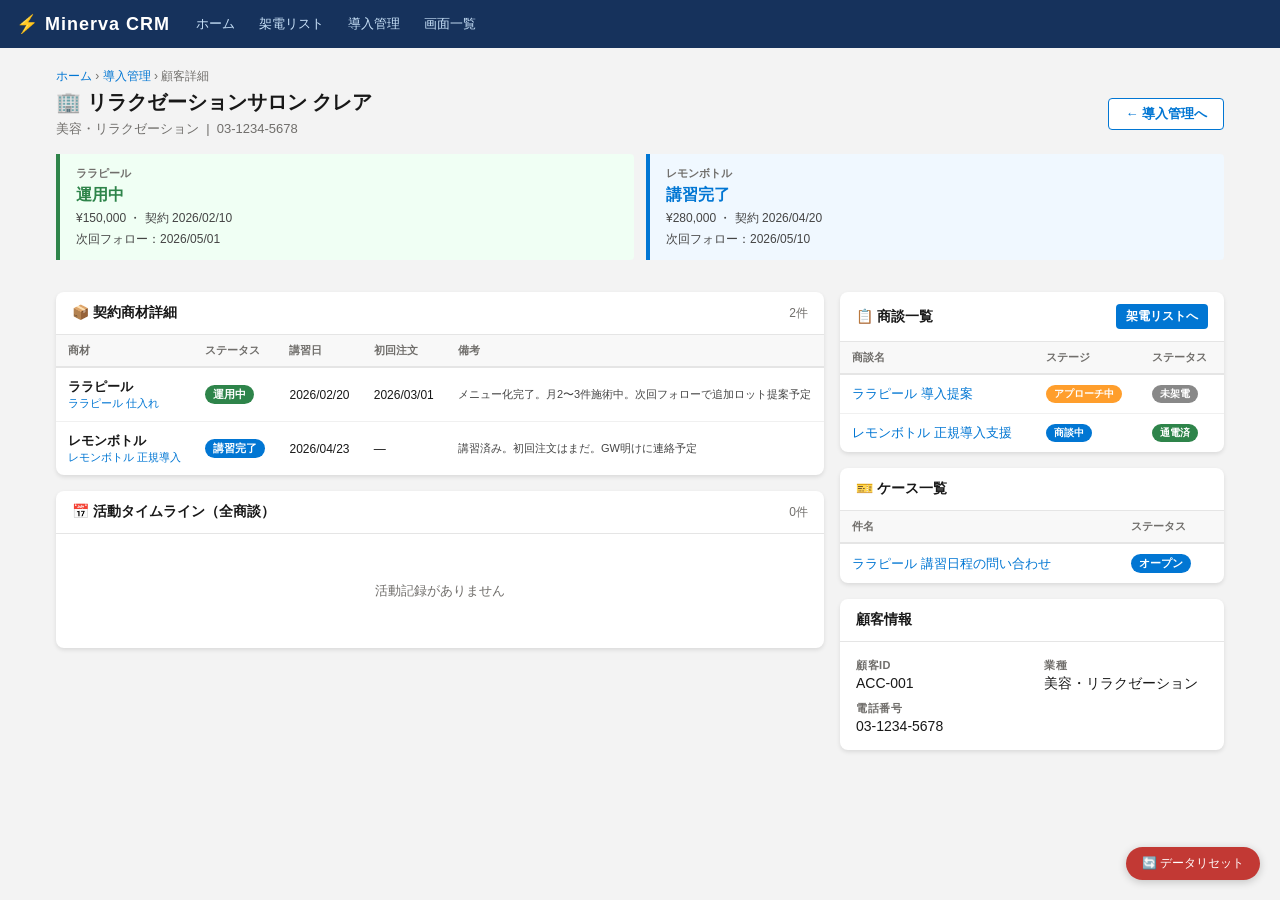
<file: demo/account.html>
<!DOCTYPE html>
<html lang="ja">
<head>
  <meta charset="UTF-8">
  <title>Minerva Demo - 顧客詳細</title>
  <link rel="stylesheet" href="style.css">
</head>
<body>
<header class="sf-header">
  <a href="index.html" class="logo">⚡ Minerva CRM</a>
  <nav>
    <a href="index.html">ホーム</a>
    <a href="leads.html">架電リスト</a>
    <a href="contracts.html">導入管理</a>
    <a href="screen_list.html">画面一覧</a>
  </nav>
</header>

<div class="sf-page">
  <div class="breadcrumb"><a href="index.html">ホーム</a> &rsaquo; <a href="contracts.html">導入管理</a> &rsaquo; 顧客詳細</div>
  <div id="main-content"></div>
</div>

<button class="reset-btn" onclick="resetData(); location.href='index.html';">🔄 データリセット</button>

<script src="data.js"></script>
<script>
  const params = new URLSearchParams(location.search);
  const accountId = params.get('id') || 'ACC-001';

  const data = getData();
  const acc = getAccount(accountId);
  const contracts = getContractsForAccount(accountId);
  const opportunities = getOpportunitiesForAccount(accountId);
  const cases = getCasesForAccount(accountId);
  const activities = data.activities.filter(a => a.accountId === accountId);

  const statusClass = { 'オープン': 'case-open', '対応中': 'case-inprog', 'クローズ': 'case-closed' };

  document.getElementById('main-content').innerHTML = `
    <div class="page-header">
      <div>
        <div class="page-title">🏢 ${acc.name}</div>
        <div style="font-size:13px;color:#706e6b;margin-top:4px">${acc.industry} &nbsp;|&nbsp; ${acc.phone}</div>
      </div>
      <a href="contracts.html" class="btn btn-secondary">← 導入管理へ</a>
    </div>

    <!-- 契約商材 ハイライト -->
    <div style="display:grid;grid-template-columns:repeat(${Math.max(contracts.length, 1)},1fr);gap:12px;margin-bottom:16px">
      ${contracts.length === 0
        ? `<div class="highlight-box" style="border-left-color:#888;background:#f8f8f8">
             <div class="label">契約商材</div>
             <div class="value" style="font-size:14px;color:#888">契約なし</div>
           </div>`
        : contracts.map(c => `
          <div class="highlight-box"
               style="border-left-color:${contractStatusColor(c.status)};background:${
                 c.status === 'フォロー要' ? '#fff5f5' :
                 c.status === '運用中'     ? '#f0fff4' : '#f0f8ff'}">
            <div class="label">${c.product}</div>
            <div class="value" style="font-size:16px;color:${contractStatusColor(c.status)}">${c.status}</div>
            <div class="sub">¥${c.amount.toLocaleString()} ・ 契約 ${formatDateOnly(c.contractDate)}</div>
            <div class="sub" style="margin-top:4px">次回フォロー：${formatDateOnly(c.nextFollowAt)}</div>
          </div>`).join('')
      }
    </div>

    <div class="two-col">
      <div>
        <!-- 契約商材詳細テーブル -->
        <div class="sf-card">
          <div class="sf-card-header">
            <span class="sf-card-title">📦 契約商材詳細</span>
            <span style="font-size:12px;color:#706e6b">${contracts.length}件</span>
          </div>
          <div class="sf-card-body" style="padding:0">
            ${contracts.length === 0
              ? '<div class="empty-state">契約商材なし</div>'
              : `<table class="sf-table">
                  <thead>
                    <tr><th>商材</th><th>ステータス</th><th>講習日</th><th>初回注文</th><th>備考</th></tr>
                  </thead>
                  <tbody>
                    ${contracts.map(c => `
                      <tr>
                        <td>
                          <div style="font-weight:600">${c.product}</div>
                          <div style="font-size:11px;color:#0176d3">${c.keyword}</div>
                        </td>
                        <td><span class="badge" style="background:${contractStatusColor(c.status)}">${c.status}</span></td>
                        <td style="font-size:12px">${c.lectureDate ? formatDateOnly(c.lectureDate) : '<span style="color:#c23934">未実施</span>'}</td>
                        <td style="font-size:12px">${c.firstOrderDate ? formatDateOnly(c.firstOrderDate) : '—'}</td>
                        <td style="font-size:11px;color:#444">${c.note}</td>
                      </tr>`).join('')}
                  </tbody>
                </table>`
            }
          </div>
        </div>

        <!-- 活動タイムライン -->
        <div class="sf-card">
          <div class="sf-card-header">
            <span class="sf-card-title">📅 活動タイムライン（全商談）</span>
            <span style="font-size:12px;color:#706e6b">${activities.length}件</span>
          </div>
          <div class="sf-card-body">
            ${activities.length === 0
              ? '<div class="empty-state">活動記録がありません</div>'
              : `<ul class="timeline">
                  ${activities.map(a => {
                    const opp = data.opportunities.find(o => o.id === a.opportunityId);
                    const icon = { '不通': '📵', '通電': '📞', 'いま忙しい': '⏰', '折り返し依頼': '🔄', 'アポ獲得': '🎯' }[a.callResult] || '📞';
                    return `<li class="timeline-item">
                      <div class="timeline-icon">${icon}</div>
                      <div class="timeline-content">
                        <div class="timeline-title">${a.callResult}</div>
                        <div class="timeline-meta">
                          ${formatDate(a.createdAt)} &nbsp;|&nbsp;
                          <a href="opportunity.html?id=${a.opportunityId}">${opp ? opp.name : a.opportunityId}</a>
                        </div>
                        ${a.memo ? `<div class="timeline-memo">${a.memo}</div>` : ''}
                      </div>
                    </li>`;
                  }).join('')}
                </ul>`
            }
          </div>
        </div>
      </div>

      <div>
        <!-- 商談一覧 -->
        <div class="sf-card">
          <div class="sf-card-header">
            <span class="sf-card-title">📋 商談一覧</span>
            <a href="leads.html" class="btn btn-primary btn-sm">架電リストへ</a>
          </div>
          <div class="sf-card-body" style="padding:0">
            ${opportunities.length === 0
              ? '<div class="empty-state">商談なし</div>'
              : `<table class="sf-table">
                  <thead><tr><th>商談名</th><th>ステージ</th><th>ステータス</th></tr></thead>
                  <tbody>
                    ${opportunities.map(o => `
                      <tr>
                        <td><a href="opportunity.html?id=${o.id}">${o.name}</a></td>
                        <td><span class="badge" style="background:${stageColor(o.stage)};font-size:10px">${o.stage}</span></td>
                        <td><span class="badge" style="background:${callStatusBadge(o.callStatus)};font-size:10px">${o.callStatus}</span></td>
                      </tr>`).join('')}
                  </tbody>
                </table>`
            }
          </div>
        </div>

        <!-- ケース一覧 -->
        <div class="sf-card">
          <div class="sf-card-header"><span class="sf-card-title">🎫 ケース一覧</span></div>
          <div class="sf-card-body" style="padding:0">
            ${cases.length === 0
              ? '<div class="empty-state">ケースなし</div>'
              : `<table class="sf-table">
                  <thead><tr><th>件名</th><th>ステータス</th></tr></thead>
                  <tbody>
                    ${cases.map(c => `
                      <tr>
                        <td><a href="case.html?id=${c.id}">${c.subject}</a></td>
                        <td><span class="badge ${statusClass[c.status] || ''}">${c.status}</span></td>
                      </tr>`).join('')}
                  </tbody>
                </table>`
            }
          </div>
        </div>

        <!-- 顧客基本情報 -->
        <div class="sf-card">
          <div class="sf-card-header"><span class="sf-card-title">顧客情報</span></div>
          <div class="sf-card-body">
            <div class="detail-grid">
              <div class="detail-item"><label>顧客ID</label><span>${acc.id}</span></div>
              <div class="detail-item"><label>業種</label><span>${acc.industry}</span></div>
              <div class="detail-item" style="grid-column:1/-1"><label>電話番号</label><span>${acc.phone}</span></div>
            </div>
          </div>
        </div>
      </div>
    </div>
  `;
</script>
</body>
</html>
</file>
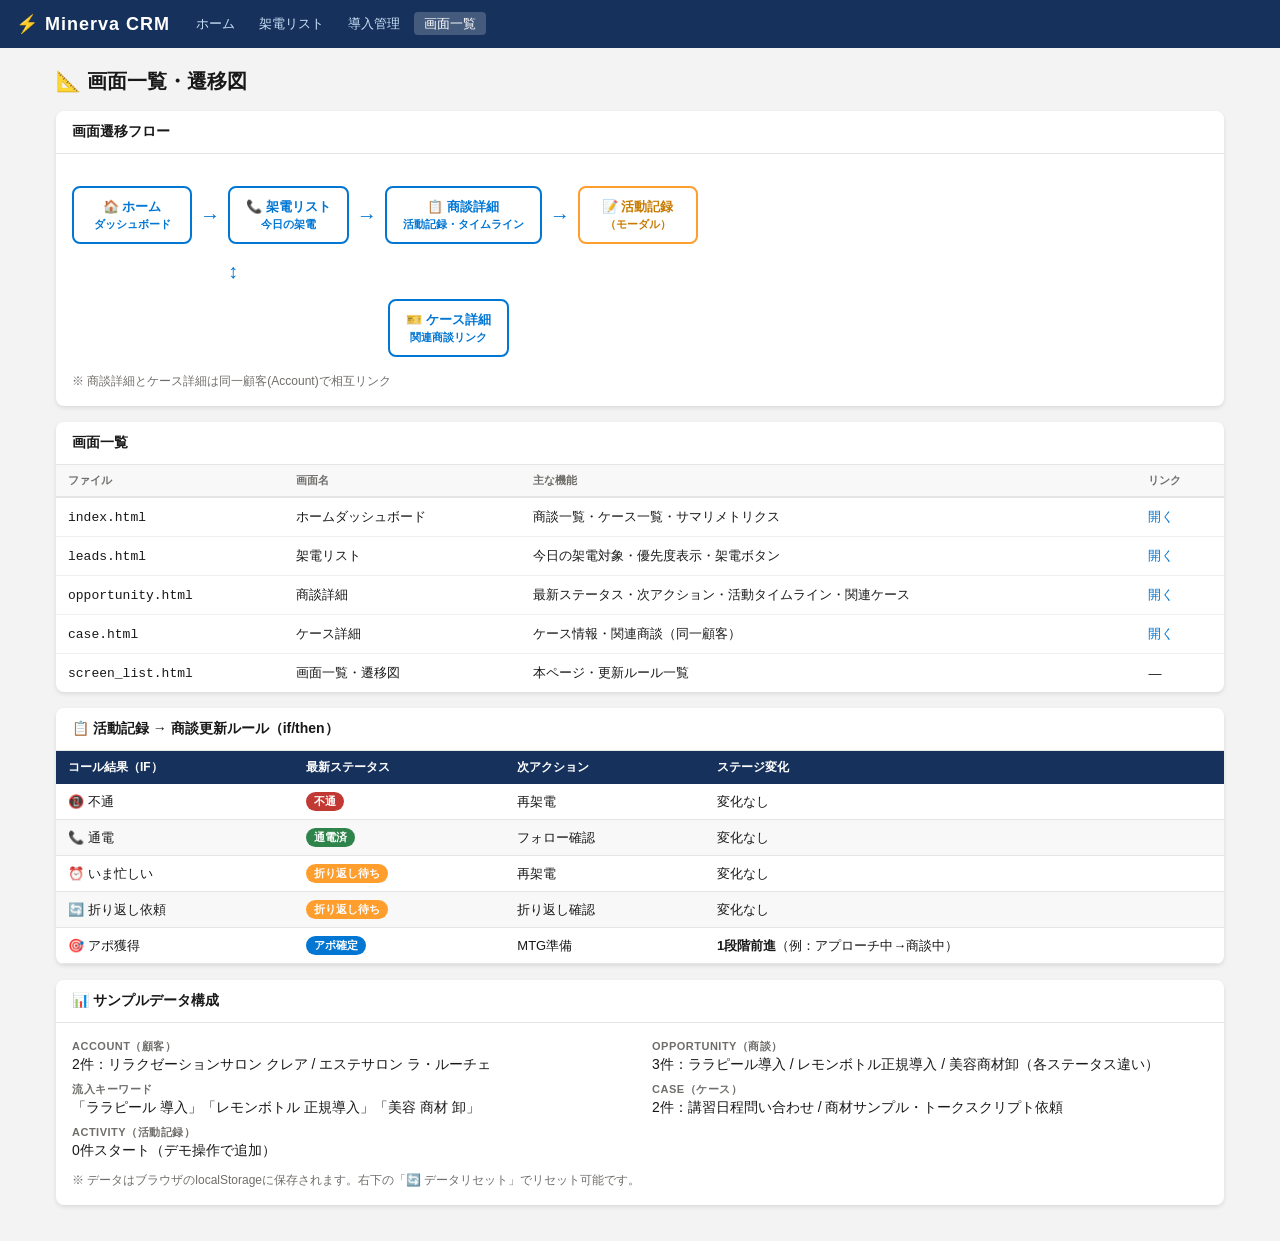
<file: demo/screen_list.html>
<!DOCTYPE html>
<html lang="ja">
<head>
  <meta charset="UTF-8">
  <title>Minerva Demo - 画面一覧</title>
  <link rel="stylesheet" href="style.css">
  <style>
    .flow-diagram { display: flex; align-items: center; gap: 8px; flex-wrap: wrap; margin: 16px 0; }
    .flow-box { background: #fff; border: 2px solid #0176d3; border-radius: 8px; padding: 10px 16px; text-align: center; font-size: 13px; font-weight: 600; min-width: 120px; }
    .flow-box a { color: #0176d3; text-decoration: none; }
    .flow-arrow { font-size: 20px; color: #0176d3; }
    .rule-table { width: 100%; border-collapse: collapse; }
    .rule-table th { background: #16325c; color: #fff; padding: 8px 12px; text-align: left; font-size: 12px; }
    .rule-table td { padding: 8px 12px; border-bottom: 1px solid #e5e5e5; font-size: 13px; }
    .rule-table tr:nth-child(even) td { background: #f8f8f8; }
  </style>
</head>
<body>
<header class="sf-header">
  <a href="index.html" class="logo">⚡ Minerva CRM</a>
  <nav>
    <a href="index.html">ホーム</a>
    <a href="leads.html">架電リスト</a>
    <a href="contracts.html">導入管理</a>
    <a href="screen_list.html" class="active">画面一覧</a>
  </nav>
</header>

<div class="sf-page">
  <div class="page-header">
    <div class="page-title">📐 画面一覧・遷移図</div>
  </div>

  <!-- 遷移フロー -->
  <div class="sf-card">
    <div class="sf-card-header"><span class="sf-card-title">画面遷移フロー</span></div>
    <div class="sf-card-body">
      <div class="flow-diagram">
        <div class="flow-box"><a href="index.html">🏠 ホーム<br><small>ダッシュボード</small></a></div>
        <div class="flow-arrow">→</div>
        <div class="flow-box"><a href="leads.html">📞 架電リスト<br><small>今日の架電</small></a></div>
        <div class="flow-arrow">→</div>
        <div class="flow-box"><a href="opportunity.html?id=OPP-001">📋 商談詳細<br><small>活動記録・タイムライン</small></a></div>
        <div class="flow-arrow">→</div>
        <div class="flow-box" style="border-color:#ff9e2c">
          <span style="color:#c77b00">📝 活動記録<br><small>（モーダル）</small></span>
        </div>
      </div>
      <div class="flow-diagram" style="margin-top:8px">
        <div style="width:120px"></div>
        <div class="flow-arrow" style="visibility:hidden">→</div>
        <div class="flow-arrow">↕</div>
      </div>
      <div class="flow-diagram">
        <div style="width:280px"></div>
        <div class="flow-arrow" style="visibility:hidden">→</div>
        <div class="flow-box"><a href="case.html?id=CASE-001">🎫 ケース詳細<br><small>関連商談リンク</small></a></div>
      </div>
      <p style="font-size:12px;color:#706e6b;margin-top:8px">※ 商談詳細とケース詳細は同一顧客(Account)で相互リンク</p>
    </div>
  </div>

  <!-- 画面一覧 -->
  <div class="sf-card">
    <div class="sf-card-header"><span class="sf-card-title">画面一覧</span></div>
    <div class="sf-card-body" style="padding:0">
      <table class="sf-table">
        <thead>
          <tr><th>ファイル</th><th>画面名</th><th>主な機能</th><th>リンク</th></tr>
        </thead>
        <tbody>
          <tr>
            <td><code>index.html</code></td>
            <td>ホームダッシュボード</td>
            <td>商談一覧・ケース一覧・サマリメトリクス</td>
            <td><a href="index.html">開く</a></td>
          </tr>
          <tr>
            <td><code>leads.html</code></td>
            <td>架電リスト</td>
            <td>今日の架電対象・優先度表示・架電ボタン</td>
            <td><a href="leads.html">開く</a></td>
          </tr>
          <tr>
            <td><code>opportunity.html</code></td>
            <td>商談詳細</td>
            <td>最新ステータス・次アクション・活動タイムライン・関連ケース</td>
            <td><a href="opportunity.html?id=OPP-001">開く</a></td>
          </tr>
          <tr>
            <td><code>case.html</code></td>
            <td>ケース詳細</td>
            <td>ケース情報・関連商談（同一顧客）</td>
            <td><a href="case.html?id=CASE-001">開く</a></td>
          </tr>
          <tr>
            <td><code>screen_list.html</code></td>
            <td>画面一覧・遷移図</td>
            <td>本ページ・更新ルール一覧</td>
            <td>—</td>
          </tr>
        </tbody>
      </table>
    </div>
  </div>

  <!-- 更新ルール -->
  <div class="sf-card">
    <div class="sf-card-header"><span class="sf-card-title">📋 活動記録 → 商談更新ルール（if/then）</span></div>
    <div class="sf-card-body" style="padding:0">
      <table class="rule-table">
        <thead>
          <tr>
            <th>コール結果（IF）</th>
            <th>最新ステータス</th>
            <th>次アクション</th>
            <th>ステージ変化</th>
          </tr>
        </thead>
        <tbody>
          <tr>
            <td>📵 不通</td>
            <td><span class="badge" style="background:#c23934">不通</span></td>
            <td>再架電</td>
            <td>変化なし</td>
          </tr>
          <tr>
            <td>📞 通電</td>
            <td><span class="badge" style="background:#2e844a">通電済</span></td>
            <td>フォロー確認</td>
            <td>変化なし</td>
          </tr>
          <tr>
            <td>⏰ いま忙しい</td>
            <td><span class="badge" style="background:#ff9e2c">折り返し待ち</span></td>
            <td>再架電</td>
            <td>変化なし</td>
          </tr>
          <tr>
            <td>🔄 折り返し依頼</td>
            <td><span class="badge" style="background:#ff9e2c">折り返し待ち</span></td>
            <td>折り返し確認</td>
            <td>変化なし</td>
          </tr>
          <tr>
            <td>🎯 アポ獲得</td>
            <td><span class="badge" style="background:#0176d3">アポ確定</span></td>
            <td>MTG準備</td>
            <td><strong>1段階前進</strong>（例：アプローチ中→商談中）</td>
          </tr>
        </tbody>
      </table>
    </div>
  </div>

  <!-- サンプルデータ -->
  <div class="sf-card">
    <div class="sf-card-header"><span class="sf-card-title">📊 サンプルデータ構成</span></div>
    <div class="sf-card-body">
      <div class="detail-grid">
        <div class="detail-item"><label>Account（顧客）</label><span>2件：リラクゼーションサロン クレア / エステサロン ラ・ルーチェ</span></div>
        <div class="detail-item"><label>Opportunity（商談）</label><span>3件：ララピール導入 / レモンボトル正規導入 / 美容商材卸（各ステータス違い）</span></div>
        <div class="detail-item"><label>流入キーワード</label><span>「ララピール 導入」「レモンボトル 正規導入」「美容 商材 卸」</span></div>
        <div class="detail-item"><label>Case（ケース）</label><span>2件：講習日程問い合わせ / 商材サンプル・トークスクリプト依頼</span></div>
        <div class="detail-item"><label>Activity（活動記録）</label><span>0件スタート（デモ操作で追加）</span></div>
      </div>
      <div style="margin-top:12px;font-size:12px;color:#706e6b">
        ※ データはブラウザのlocalStorageに保存されます。右下の「🔄 データリセット」でリセット可能です。
      </div>
    </div>
  </div>
</div>
</body>
</html>
</file>
<file: demo/style.css>
* { box-sizing: border-box; margin: 0; padding: 0; }

body {
  font-family: 'Salesforce Sans', Arial, sans-serif;
  background: #f3f3f3;
  color: #181818;
  font-size: 14px;
}

/* ---- Header ---- */
.sf-header {
  background: #16325c;
  color: #fff;
  padding: 0 16px;
  height: 48px;
  display: flex;
  align-items: center;
  gap: 16px;
  position: sticky;
  top: 0;
  z-index: 100;
}

.sf-header .logo {
  font-size: 18px;
  font-weight: 700;
  color: #fff;
  text-decoration: none;
  letter-spacing: 1px;
}

.sf-header nav a {
  color: #c9e2f9;
  text-decoration: none;
  font-size: 13px;
  padding: 4px 10px;
  border-radius: 4px;
  transition: background 0.15s;
}

.sf-header nav a:hover { background: rgba(255,255,255,0.15); color: #fff; }
.sf-header nav a.active { background: rgba(255,255,255,0.2); color: #fff; }

/* ---- Page Layout ---- */
.sf-page {
  max-width: 1200px;
  margin: 0 auto;
  padding: 20px 16px;
}

.page-header {
  display: flex;
  align-items: center;
  justify-content: space-between;
  margin-bottom: 16px;
}

.page-title {
  font-size: 20px;
  font-weight: 700;
  color: #181818;
}

.breadcrumb {
  font-size: 12px;
  color: #706e6b;
  margin-bottom: 4px;
}

.breadcrumb a { color: #0176d3; text-decoration: none; }
.breadcrumb a:hover { text-decoration: underline; }

/* ---- Card ---- */
.sf-card {
  background: #fff;
  border-radius: 8px;
  box-shadow: 0 2px 4px rgba(0,0,0,0.1);
  margin-bottom: 16px;
  overflow: hidden;
}

.sf-card-header {
  padding: 12px 16px;
  border-bottom: 1px solid #e5e5e5;
  display: flex;
  align-items: center;
  justify-content: space-between;
}

.sf-card-title {
  font-size: 14px;
  font-weight: 600;
  color: #181818;
}

.sf-card-body { padding: 16px; }

/* ---- Detail Layout (2-col) ---- */
.detail-grid {
  display: grid;
  grid-template-columns: 1fr 1fr;
  gap: 8px 24px;
}

.detail-item label {
  display: block;
  font-size: 11px;
  color: #706e6b;
  margin-bottom: 2px;
  font-weight: 600;
  text-transform: uppercase;
  letter-spacing: 0.5px;
}

.detail-item span {
  font-size: 14px;
  color: #181818;
}

/* ---- Table ---- */
.sf-table {
  width: 100%;
  border-collapse: collapse;
}

.sf-table th {
  text-align: left;
  padding: 8px 12px;
  font-size: 11px;
  font-weight: 600;
  color: #706e6b;
  text-transform: uppercase;
  border-bottom: 2px solid #e5e5e5;
  background: #f8f8f8;
}

.sf-table td {
  padding: 10px 12px;
  border-bottom: 1px solid #f0f0f0;
  font-size: 13px;
}

.sf-table tr:last-child td { border-bottom: none; }
.sf-table tr:hover td { background: #f8f8f8; }

.sf-table a { color: #0176d3; text-decoration: none; }
.sf-table a:hover { text-decoration: underline; }

/* ---- Badges ---- */
.badge {
  display: inline-block;
  padding: 2px 8px;
  border-radius: 12px;
  font-size: 11px;
  font-weight: 600;
  color: #fff;
}

.priority-high { background: #c23934; }
.priority-mid  { background: #ff9e2c; }
.priority-low  { background: #2e844a; }

.case-open    { background: #0176d3; }
.case-inprog  { background: #ff9e2c; }
.case-closed  { background: #888; }

/* ---- Buttons ---- */
.btn {
  display: inline-block;
  padding: 6px 16px;
  border-radius: 4px;
  font-size: 13px;
  font-weight: 600;
  cursor: pointer;
  border: none;
  text-decoration: none;
  transition: filter 0.15s;
}

.btn:hover { filter: brightness(0.92); }

.btn-primary { background: #0176d3; color: #fff; }
.btn-secondary { background: #fff; color: #0176d3; border: 1px solid #0176d3; }
.btn-danger { background: #c23934; color: #fff; }
.btn-sm { padding: 4px 10px; font-size: 12px; }

/* ---- Timeline ---- */
.timeline { padding: 0; list-style: none; }

.timeline-item {
  display: flex;
  gap: 12px;
  padding: 12px 0;
  border-bottom: 1px solid #f0f0f0;
  position: relative;
}

.timeline-item:last-child { border-bottom: none; }

.timeline-icon {
  width: 32px;
  height: 32px;
  border-radius: 50%;
  background: #0176d3;
  color: #fff;
  display: flex;
  align-items: center;
  justify-content: center;
  font-size: 14px;
  flex-shrink: 0;
}

.timeline-content { flex: 1; }

.timeline-title {
  font-weight: 600;
  font-size: 13px;
  margin-bottom: 2px;
}

.timeline-meta {
  font-size: 11px;
  color: #706e6b;
}

.timeline-memo {
  font-size: 12px;
  color: #444;
  margin-top: 4px;
  background: #f8f8f8;
  padding: 4px 8px;
  border-radius: 4px;
}

/* ---- Highlight Box ---- */
.highlight-box {
  background: #f0f8ff;
  border-left: 4px solid #0176d3;
  border-radius: 0 4px 4px 0;
  padding: 12px 16px;
  margin-bottom: 16px;
}

.highlight-box .label {
  font-size: 11px;
  color: #706e6b;
  font-weight: 600;
  text-transform: uppercase;
}

.highlight-box .value {
  font-size: 18px;
  font-weight: 700;
  color: #0176d3;
  margin: 4px 0;
}

.highlight-box .sub {
  font-size: 12px;
  color: #444;
}

/* ---- Modal ---- */
.modal-overlay {
  position: fixed;
  inset: 0;
  background: rgba(0,0,0,0.4);
  display: flex;
  align-items: center;
  justify-content: center;
  z-index: 200;
}

.modal {
  background: #fff;
  border-radius: 8px;
  width: 480px;
  max-width: 95vw;
  box-shadow: 0 8px 32px rgba(0,0,0,0.2);
}

.modal-header {
  padding: 16px 20px;
  border-bottom: 1px solid #e5e5e5;
  display: flex;
  align-items: center;
  justify-content: space-between;
}

.modal-title { font-size: 16px; font-weight: 700; }

.modal-body { padding: 20px; }

.modal-footer {
  padding: 12px 20px;
  border-top: 1px solid #e5e5e5;
  display: flex;
  justify-content: flex-end;
  gap: 8px;
}

/* ---- Form ---- */
.form-group { margin-bottom: 16px; }

.form-group label {
  display: block;
  font-size: 12px;
  font-weight: 600;
  color: #444;
  margin-bottom: 4px;
}

.form-group select,
.form-group input,
.form-group textarea {
  width: 100%;
  padding: 8px 10px;
  border: 1px solid #c9c7c5;
  border-radius: 4px;
  font-size: 13px;
  color: #181818;
  transition: border-color 0.15s;
}

.form-group select:focus,
.form-group input:focus,
.form-group textarea:focus {
  outline: none;
  border-color: #0176d3;
  box-shadow: 0 0 0 2px rgba(1,118,211,0.2);
}

/* ---- Dashboard Metrics ---- */
.metrics-row {
  display: grid;
  grid-template-columns: repeat(4, 1fr);
  gap: 12px;
  margin-bottom: 20px;
}

.metric-card {
  background: #fff;
  border-radius: 8px;
  padding: 16px;
  box-shadow: 0 2px 4px rgba(0,0,0,0.08);
  border-top: 3px solid #0176d3;
}

.metric-card.orange { border-top-color: #ff9e2c; }
.metric-card.green  { border-top-color: #2e844a; }
.metric-card.red    { border-top-color: #c23934; }

.metric-label { font-size: 11px; color: #706e6b; font-weight: 600; text-transform: uppercase; }
.metric-value { font-size: 28px; font-weight: 700; color: #181818; margin: 4px 0; }
.metric-sub   { font-size: 11px; color: #706e6b; }

/* ---- 2-col layout ---- */
.two-col {
  display: grid;
  grid-template-columns: 2fr 1fr;
  gap: 16px;
  align-items: start;
}

/* ---- Empty state ---- */
.empty-state {
  text-align: center;
  padding: 32px;
  color: #706e6b;
  font-size: 13px;
}

/* ---- Reset button ---- */
.reset-btn {
  position: fixed;
  bottom: 20px;
  right: 20px;
  background: #c23934;
  color: #fff;
  border: none;
  border-radius: 20px;
  padding: 8px 16px;
  font-size: 12px;
  cursor: pointer;
  box-shadow: 0 2px 8px rgba(0,0,0,0.2);
  z-index: 300;
}
</file>
